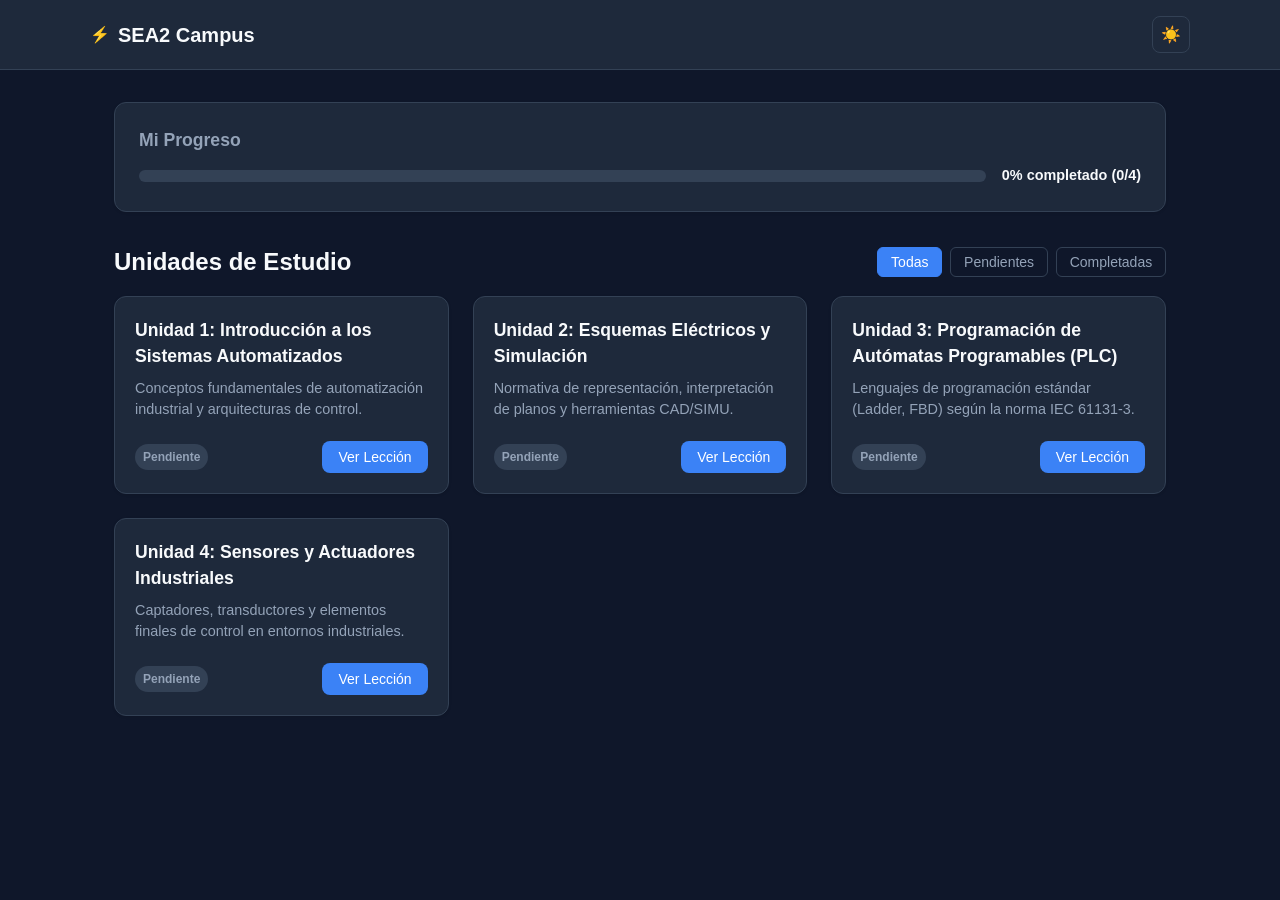
<file: index.html>
<!DOCTYPE html>
<html lang="es">
<head>
    <meta charset="UTF-8">
    <meta name="viewport" content="width=device-width, initial-scale=1.0">
    <meta name="theme-color" content="#1e293b">
    <title>SEA2 Campus - Plataforma de Aprendizaje</title>
    <style>
        :root {
            --primary: #2563eb;
            --primary-hover: #1d4ed8;
            --bg-main: #f8fafc;
            --bg-card: #ffffff;
            --text-main: #0f172a;
            --text-muted: #64748b;
            --border: #e2e8f0;
            --radius: 12px;
            --shadow-sm: 0 1px 3px rgba(0,0,0,0.1);
            --shadow: 0 4px 6px -1px rgba(0, 0, 0, 0.1), 0 2px 4px -2px rgba(0, 0, 0, 0.05);
            --success: #10b981;
        }

        [data-theme="dark"] {
            --primary: #3b82f6;
            --primary-hover: #60a5fa;
            --bg-main: #0f172a;
            --bg-card: #1e293b;
            --text-main: #f8fafc;
            --text-muted: #94a3b8;
            --border: #334155;
        }

        * {
            box-sizing: border-box;
            margin: 0;
            padding: 0;
        }

        body {
            background-color: var(--bg-main);
            color: var(--text-main);
            font-family: -apple-system, BlinkMacSystemFont, "Segoe UI", Roboto, Oxygen, Ubuntu, Cantarell, sans-serif;
            line-height: 1.5;
            transition: background-color 0.3s ease, color 0.3s ease;
        }

        .navbar {
            background-color: var(--bg-card);
            border-bottom: 1px solid var(--border);
            padding: 1rem 1.5rem;
            position: sticky;
            top: 0;
            z-index: 100;
        }

        .nav-container {
            max-width: 1100px;
            margin: 0 auto;
            display: flex;
            justify-content: space-between;
            align-items: center;
        }

        .brand {
            display: flex;
            align-items: center;
            gap: 0.5rem;
        }

        .brand h1 {
            font-size: 1.25rem;
            font-weight: 700;
        }

        .main-layout {
            max-width: 1100px;
            margin: 2rem auto;
            padding: 0 1.5rem;
            display: flex;
            flex-direction: column;
            gap: 2rem;
        }

        .dashboard-card {
            background: var(--bg-card);
            border: 1px solid var(--border);
            border-radius: var(--radius);
            padding: 1.5rem;
            box-shadow: var(--shadow-sm);
        }

        .dashboard-card h2 {
            font-size: 1.1rem;
            margin-bottom: 0.75rem;
            color: var(--text-muted);
        }

        .progress-container {
            display: flex;
            align-items: center;
            gap: 1rem;
        }

        .progress-bar-bg {
            flex: 1;
            height: 12px;
            background-color: var(--border);
            border-radius: 999px;
            overflow: hidden;
        }

        .progress-bar-fill {
            height: 100%;
            background-color: var(--primary);
            border-radius: 999px;
            transition: width 0.4s cubic-bezier(0.4, 0, 0.2, 1);
        }

        .progress-status {
            font-weight: 600;
            font-size: 0.9rem;
            color: var(--text-main);
            min-width: 110px;
            text-align: right;
        }

        .section-header {
            display: flex;
            justify-content: space-between;
            align-items: center;
            margin-bottom: 1rem;
            flex-wrap: wrap;
            gap: 1rem;
        }

        .filter-controls {
            display: flex;
            gap: 0.5rem;
        }

        .filter-btn {
            background: transparent;
            border: 1px solid var(--border);
            color: var(--text-muted);
            padding: 0.4rem 0.8rem;
            border-radius: 6px;
            cursor: pointer;
            font-size: 0.875rem;
            transition: all 0.2s ease;
        }

        .filter-btn.active, .filter-btn:hover {
            background-color: var(--primary);
            color: #ffffff;
            border-color: var(--primary);
        }

        .lessons-grid {
            display: grid;
            grid-template-columns: repeat(auto-fill, minmax(300px, 1fr));
            gap: 1.5rem;
        }

        .card {
            background-color: var(--bg-card);
            border: 1px solid var(--border);
            border-radius: var(--radius);
            padding: 1.25rem;
            box-shadow: var(--shadow-sm);
            display: flex;
            flex-direction: column;
            justify-content: space-between;
            transition: transform 0.2s ease, box-shadow 0.2s ease;
        }

        .card:hover {
            transform: translateY(-3px);
            box-shadow: var(--shadow);
        }

        .card-title {
            font-size: 1.1rem;
            font-weight: 600;
            margin-bottom: 0.5rem;
        }

        .card-desc {
            font-size: 0.9rem;
            color: var(--text-muted);
            margin-bottom: 1.25rem;
        }

        .card-footer {
            display: flex;
            justify-content: space-between;
            align-items: center;
        }

        .btn {
            padding: 0.5rem 1rem;
            border-radius: 8px;
            font-size: 0.875rem;
            font-weight: 500;
            border: none;
            cursor: pointer;
            transition: background-color 0.2s ease;
        }

        .btn-primary {
            background-color: var(--primary);
            color: #ffffff;
        }

        .btn-primary:hover {
            background-color: var(--primary-hover);
        }

        .btn-icon {
            background: transparent;
            border: 1px solid var(--border);
            border-radius: 8px;
            padding: 0.5rem;
            cursor: pointer;
            font-size: 1rem;
        }

        .badge {
            font-size: 0.75rem;
            padding: 0.25rem 0.5rem;
            border-radius: 999px;
            font-weight: 600;
        }

        .badge-pending {
            background-color: var(--border);
            color: var(--text-muted);
        }

        .badge-completed {
            background-color: rgba(16, 185, 129, 0.15);
            color: var(--success);
        }

        .modal.hidden {
            display: none !important;
        }

        .modal {
            position: fixed;
            top: 0;
            left: 0;
            width: 100vw;
            height: 100vh;
            display: flex;
            align-items: center;
            justify-content: center;
            z-index: 1000;
        }

        .modal-overlay {
            position: absolute;
            top: 0;
            left: 0;
            width: 100%;
            height: 100%;
            background: rgba(0, 0, 0, 0.5);
            backdrop-filter: blur(4px);
        }

        .modal-card {
            position: relative;
            background: var(--bg-card);
            border-radius: var(--radius);
            width: 90%;
            max-width: 650px;
            max-height: 85vh;
            display: flex;
            flex-direction: column;
            box-shadow: 0 20px 25px -5px rgba(0, 0, 0, 0.2);
            z-index: 1001;
            overflow: hidden;
        }

        .modal-header {
            padding: 1.25rem;
            border-bottom: 1px solid var(--border);
            display: flex;
            justify-content: space-between;
            align-items: center;
        }

        .modal-body {
            padding: 1.5rem;
            overflow-y: auto;
            font-size: 0.95rem;
            color: var(--text-main);
        }

        .modal-footer {
            padding: 1rem 1.25rem;
            border-top: 1px solid var(--border);
            display: flex;
            justify-content: flex-end;
        }

        .close-btn {
            background: none;
            border: none;
            font-size: 1.5rem;
            color: var(--text-muted);
            cursor: pointer;
        }
    </style>
</head>
<body>

    <header class="navbar">
        <div class="nav-container">
            <div class="brand">
                <span class="logo-icon">⚡</span>
                <h1>SEA2 Campus</h1>
            </div>
            <button id="theme-toggle" class="btn-icon" aria-label="Cambiar tema">🌙</button>
        </div>
    </header>

    <main class="main-layout">
        <section class="dashboard-card">
            <h2>Mi Progreso</h2>
            <div class="progress-container">
                <div class="progress-bar-bg">
                    <div id="progress-bar" class="progress-bar-fill" style="width: 0%;"></div>
                </div>
                <span id="progress-text" class="progress-status">0% completado</span>
            </div>
        </section>

        <section class="content-section">
            <div class="section-header">
                <h2>Unidades de Estudio</h2>
                <div class="filter-controls">
                    <button class="filter-btn active" data-filter="all">Todas</button>
                    <button class="filter-btn" data-filter="pending">Pendientes</button>
                    <button class="filter-btn" data-filter="completed">Completadas</button>
                </div>
            </div>

            <div id="lessons-grid" class="lessons-grid">
                <!-- Se cargan dinámicamente -->
            </div>
        </section>
    </main>

    <!-- Modal de Lectura -->
    <div id="lesson-modal" class="modal hidden" aria-hidden="true">
        <div class="modal-overlay" tabindex="-1" data-close="true"></div>
        <div class="modal-card">
            <header class="modal-header">
                <h3 id="modal-title">Título de la Lección</h3>
                <button class="close-btn" data-close="true">&times;</button>
            </header>
            <div id="modal-body" class="modal-body">
                <!-- Contenido dinámico -->
            </div>
            <footer class="modal-footer">
                <button id="mark-complete-btn" class="btn btn-primary">Marcar como Completada</button>
            </footer>
        </div>
    </div>

    <script>
        // Lecciones completas del plan de estudio
        const lessonsData = [
            {
                id: 1,
                title: "Unidad 1: Introducción a los Sistemas Automatizados",
                description: "Conceptos fundamentales de automatización industrial y arquitecturas de control.",
                content: "<p>Esta unidad introduce los principios esenciales de los sistemas automatizados, los autómatas programables (PLC) y la estructura básica de los cuadros de control industrial.</p>"
            },
            {
                id: 2,
                title: "Unidad 2: Esquemas Eléctricos y Simulación",
                description: "Normativa de representación, interpretación de planos y herramientas CAD/SIMU.",
                content: "<p>Aprende las normativas internacionales de representación esquemática, la distribución de circuitos de fuerza y maniobra, y el uso de software de simulación.</p>"
            },
            {
                id: 3,
                title: "Unidad 3: Programación de Autómatas Programables (PLC)",
                description: "Lenguajes de programación estándar (Ladder, FBD) según la norma IEC 61131-3.",
                content: "<p>Estudio de estructuras de programación en lógica de contactos (Ladder), bloques funcionales (FBD), temporizadores, contadores y marcas internas de memoria.</p>"
            },
            {
                id: 4,
                title: "Unidad 4: Sensores y Actuadores Industriales",
                description: "Captadores, transductores y elementos finales de control en entornos industriales.",
                content: "<p>Análisis de sensores discretos y analógicos (detectores inductivos, capacitivos, temperatura) y accionamientos finales como contactores, variadores de frecuencia y electroválvulas.</p>"
            }
        ];

        document.addEventListener('DOMContentLoaded', () => {
            let userProgress = getStoredProgress();
            let currentFilter = 'all';
            let activeLessonId = null;

            const grid = document.getElementById('lessons-grid');
            const progressBar = document.getElementById('progress-bar');
            const progressText = document.getElementById('progress-text');
            const themeToggleBtn = document.getElementById('theme-toggle');
            const filterBtns = document.querySelectorAll('.filter-btn');
            const modal = document.getElementById('lesson-modal');
            const modalTitle = document.getElementById('modal-title');
            const modalBody = document.getElementById('modal-body');
            const markCompleteBtn = document.getElementById('mark-complete-btn');

            // Tema persistente
            const savedTheme = localStorage.getItem('sea2_theme') || 'dark';
            document.documentElement.setAttribute('data-theme', savedTheme);
            themeToggleBtn.textContent = savedTheme === 'dark' ? '☀️' : '🌙';

            render();

            themeToggleBtn.addEventListener('click', () => {
                const isDark = document.documentElement.getAttribute('data-theme') === 'dark';
                const nextTheme = isDark ? 'light' : 'dark';
                document.documentElement.setAttribute('data-theme', nextTheme);
                localStorage.setItem('sea2_theme', nextTheme);
                themeToggleBtn.textContent = nextTheme === 'dark' ? '☀️' : '🌙';
            });

            filterBtns.forEach(btn => {
                btn.addEventListener('click', (e) => {
                    filterBtns.forEach(b => b.classList.remove('active'));
                    e.target.classList.add('active');
                    currentFilter = e.target.getAttribute('data-filter');
                    render();
                });
            });

            document.addEventListener('click', (e) => {
                if (e.target.dataset.close) {
                    closeModal();
                }
            });

            markCompleteBtn.addEventListener('click', () => {
                if (activeLessonId) {
                    userProgress[activeLessonId] = !userProgress[activeLessonId];
                    saveProgress(userProgress);
                    render();
                    closeModal();
                }
            });

            function render() {
                renderGrid();
                updateProgressUI();
            }

            function renderGrid() {
                grid.innerHTML = '';
                const filtered = lessonsData.filter(lesson => {
                    const isCompleted = !!userProgress[lesson.id];
                    if (currentFilter === 'completed') return isCompleted;
                    if (currentFilter === 'pending') return !isCompleted;
                    return true;
                });

                if (filtered.length === 0) {
                    grid.innerHTML = '<p style="grid-column: 1/-1; text-align: center; color: var(--text-muted);">No hay unidades en este estado.</p>';
                    return;
                }

                filtered.forEach(lesson => {
                    const isCompleted = !!userProgress[lesson.id];
                    const card = document.createElement('article');
                    card.className = 'card';
                    card.innerHTML = `
                        <div>
                            <h3 class="card-title">${escapeHTML(lesson.title)}</h3>
                            <p class="card-desc">${escapeHTML(lesson.description)}</p>
                        </div>
                        <div class="card-footer">
                            <span class="badge ${isCompleted ? 'badge-completed' : 'badge-pending'}">
                                ${isCompleted ? 'Completada' : 'Pendiente'}
                            </span>
                            <button class="btn btn-primary open-btn" data-id="${lesson.id}">Ver Lección</button>
                        </div>
                    `;
                    grid.appendChild(card);
                });

                document.querySelectorAll('.open-btn').forEach(btn => {
                    btn.addEventListener('click', (e) => {
                        openModal(e.target.getAttribute('data-id'));
                    });
                });
            }

            function openModal(id) {
                const lesson = lessonsData.find(l => l.id == id);
                if (!lesson) return;

                activeLessonId = lesson.id;
                modalTitle.textContent = lesson.title;
                modalBody.innerHTML = lesson.content;

                const isCompleted = !!userProgress[lesson.id];
                markCompleteBtn.textContent = isCompleted ? 'Marcar como Pendiente' : 'Marcar como Completada';

                modal.classList.remove('hidden');
                modal.setAttribute('aria-hidden', 'false');
            }

            function closeModal() {
                modal.classList.add('hidden');
                modal.setAttribute('aria-hidden', 'true');
                activeLessonId = null;
            }

            function updateProgressUI() {
                const total = lessonsData.length;
                const completedCount = Object.keys(userProgress).filter(id => userProgress[id]).length;
                const percentage = total > 0 ? Math.round((completedCount / total) * 100) : 0;

                progressBar.style.width = `${percentage}%`;
                progressText.textContent = `${percentage}% completado (${completedCount}/${total})`;
            }

            function getStoredProgress() {
                try {
                    return JSON.parse(localStorage.getItem('sea2_progress')) || {};
                } catch (e) {
                    return {};
                }
            }

            function saveProgress(obj) {
                try {
                    localStorage.setItem('sea2_progress', JSON.stringify(obj));
                } catch (e) {}
            }

            function escapeHTML(str) {
                return str.replace(/[&<>'"]/g, tag => ({
                    '&': '&amp;', '<': '&lt;', '>': '&gt;', "'": '&#39;', '"': '&quot;'
                }[tag] || tag));
            }
        });
    </script>
</body>
</html>
</file>
